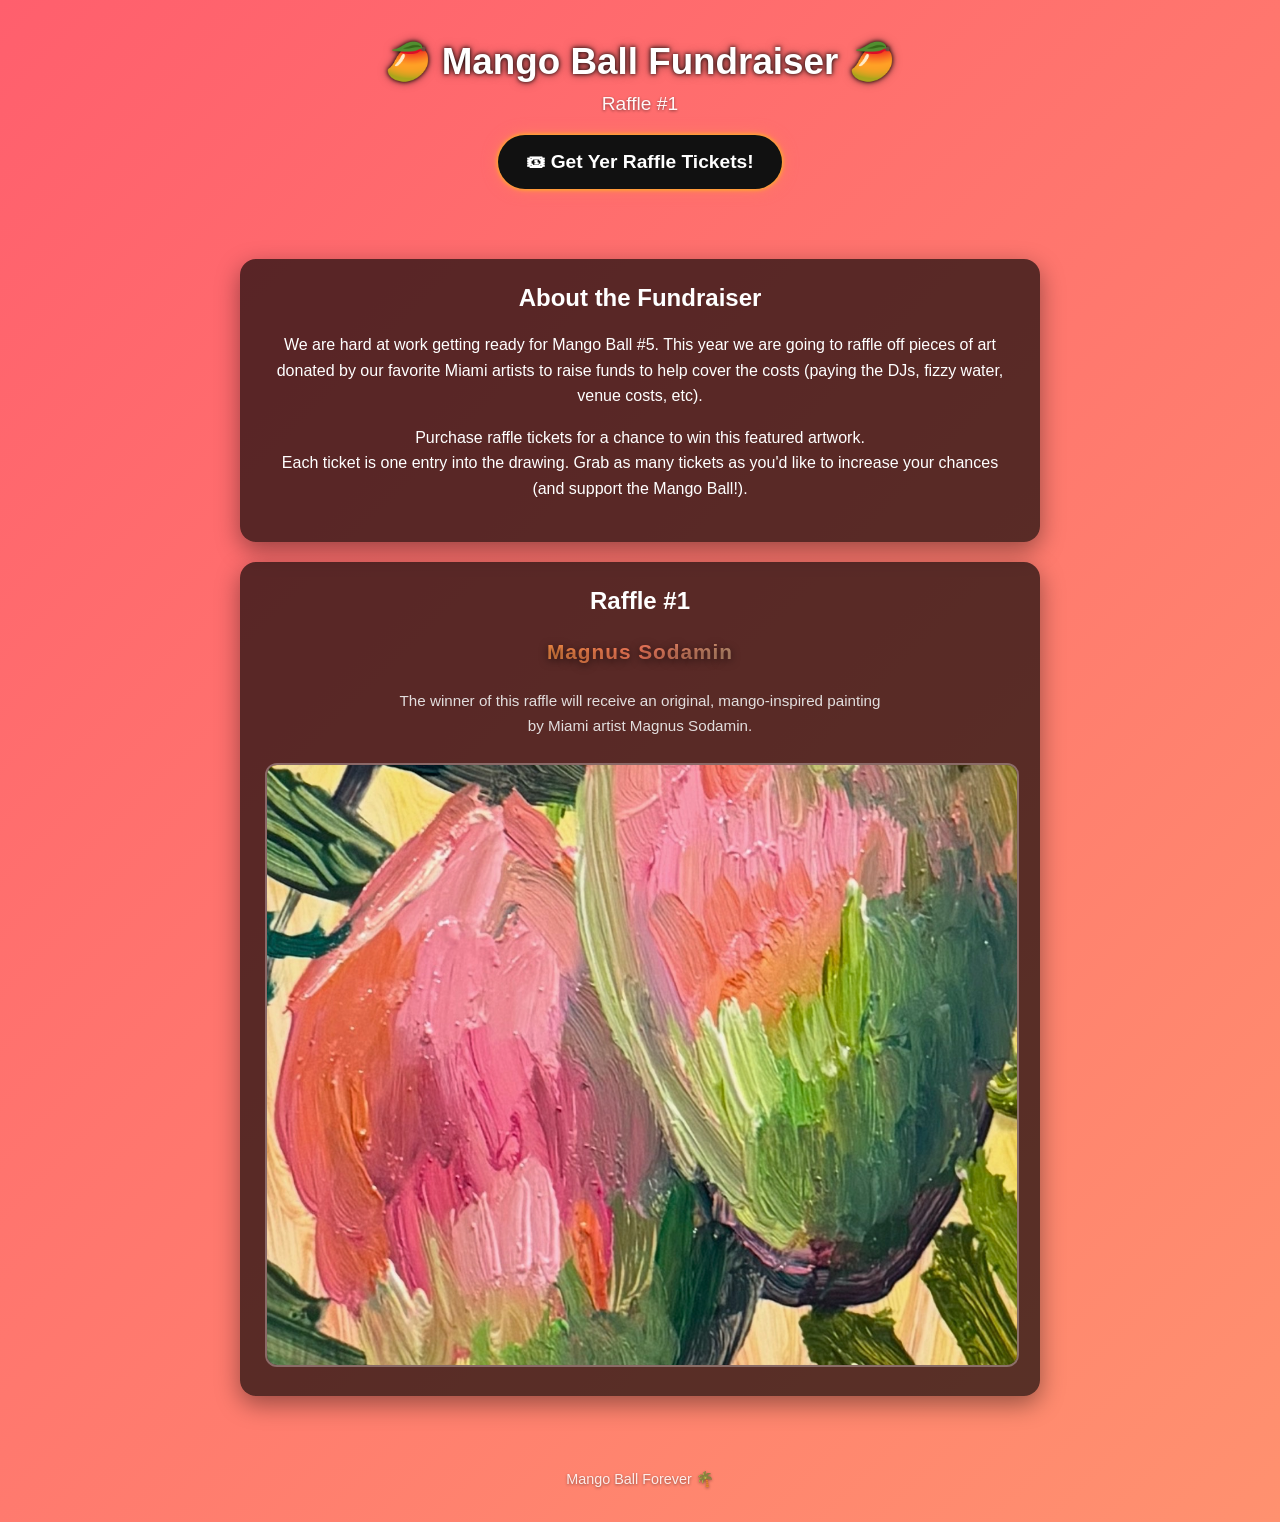
<file: index.html>
<!DOCTYPE html>
<html lang="en">
<head>
  <meta charset="UTF-8" />
  <meta name="viewport" content="width=device-width, initial-scale=1.0" />
  <title>Mango Ball Raffle</title>

  <!-- Link to external CSS -->
  <link rel="stylesheet" href="style.css">
</head>

<body>

  <header>
    <h1>🥭 Mango Ball Fundraiser 🥭</h1>
    <p>Raffle #1</p>

    <div class="cta-top">
      <a href="https://www.eventbrite.com/" target="_blank">
        🎟 Get Yer Raffle Tickets!
      </a>
    </div>
  </header>

  <div class="container">

    <div class="card">
      <h2>About the Fundraiser</h2>
      <p>
        We are hard at work getting ready for Mango Ball #5. 
        This year we are going to raffle off pieces of art donated by our favorite 
        Miami artists to raise funds to help cover the costs (paying the DJs, fizzy water, venue costs, etc).
      </p>
      <p> Purchase raffle tickets for a chance to win this featured artwork.<br>
        Each ticket is one entry into the drawing.
       Grab as many tickets as you'd like to increase your chances (and support the Mango Ball!).</p>
    </div>


    <div class="card art-section">
      <h2>Raffle #1</h2>
      <p class="artist-name">Magnus Sodamin</p>
      <p class="art-description">
      The winner of this raffle will receive an original, mango-inspired painting by Miami artist Magnus Sodamin. 
      </p>
      <img src="magnus.jpg" alt="Artwork by Magnus Sodamin">
    </div>

  </div>

  <footer>
    <p>Mango Ball Forever 🌴</p>
  </footer>

</body>
</html>
</file>
<file: style.css>
/* Global styles */
body {
  margin: 0;
  font-family: 'Arial', sans-serif;
  background: linear-gradient(135deg, #ff5f6d, #ffc371, #00c9a7);
  background-size: 400% 400%;
  animation: gradientShift 12s ease infinite;
  color: #fff;
  text-align: center;
}

@keyframes gradientShift {
  0% { background-position: 0% 50%; }
  50% { background-position: 100% 50%; }
  100% { background-position: 0% 50%; }
}

/* Header */
header {
  padding: 40px 20px 20px;
}

header h1 {
  margin: 0;
  font-size: 2.3rem;
  color: #fff;
  text-shadow:
    0 0 4px #000,
    0 0 10px rgba(0,0,0,0.5);
}

header p {
  margin-top: 10px;
  font-size: 1.2rem;
  opacity: 0.95;
  text-shadow: 0 1px 3px rgba(0,0,0,0.5);
}

/* CTA button */
.cta-top {
  margin: 20px 0 10px;
}

.cta-top a {
  display: inline-block;
  padding: 16px 28px;
  background: #111;
  color: #fff;
  text-decoration: none;
  font-size: 1.2rem;
  font-weight: bold;
  border-radius: 999px;
  box-shadow:
    0 0 5px #ffcc00,
    0 0 15px #ff7e5f;
  transition: transform 0.2s, box-shadow 0.2s;
}

.cta-top a:hover {
  transform: scale(1.05);
  box-shadow:
    0 0 10px #fff,
    0 0 25px #ff7e5f;
}

/* Layout */
.container {
  padding: 20px;
  max-width: 800px;
  margin: auto;
}

.card {
  background: rgba(0,0,0,0.65);
  border-radius: 16px;
  padding: 25px;
  margin: 20px 0;
  box-shadow: 0 8px 25px rgba(0,0,0,0.4);
}

.card h2 {
  margin-top: 0;
}

.card p {
  line-height: 1.6;
}

/* Artwork */
.art-section img {
  width: 100%;
  border-radius: 12px;
  max-height: 600px;
  object-fit: cover;
  border: 2px solid rgba(255,255,255,0.3);
  margin-top: 10px;
}

/* Artist name */
.artist-name {
  margin-top: 10px;
  font-size: 1.3rem;
  font-weight: bold;
  letter-spacing: 1px;

  background: linear-gradient(90deg, #ffcc00, #ff7e5f, #00c9a7);
  -webkit-background-clip: text;
  -webkit-text-fill-color: transparent;

  text-shadow: 0 2px 8px rgba(0,0,0,0.6);
}
/* Artist description */
.art-description {
  margin-top: 8px;
  font-size: 0.95rem;
  line-height: 1.5;
  opacity: 0.9;
  color: #f1f1f1;
  max-width: 500px;
  margin-left: auto;
  margin-right: auto;
}

/* Footer */
footer {
  padding: 20px;
  font-size: 0.9rem;
  opacity: 0.85;
  text-shadow: 0 1px 3px rgba(0,0,0,0.5);
}

/* Mobile */
@media (max-width: 600px) {
  header h1 {
    font-size: 1.7rem;
  }

  .cta-top a {
    width: 90%;
    box-sizing: border-box;
  }
}
</file>
